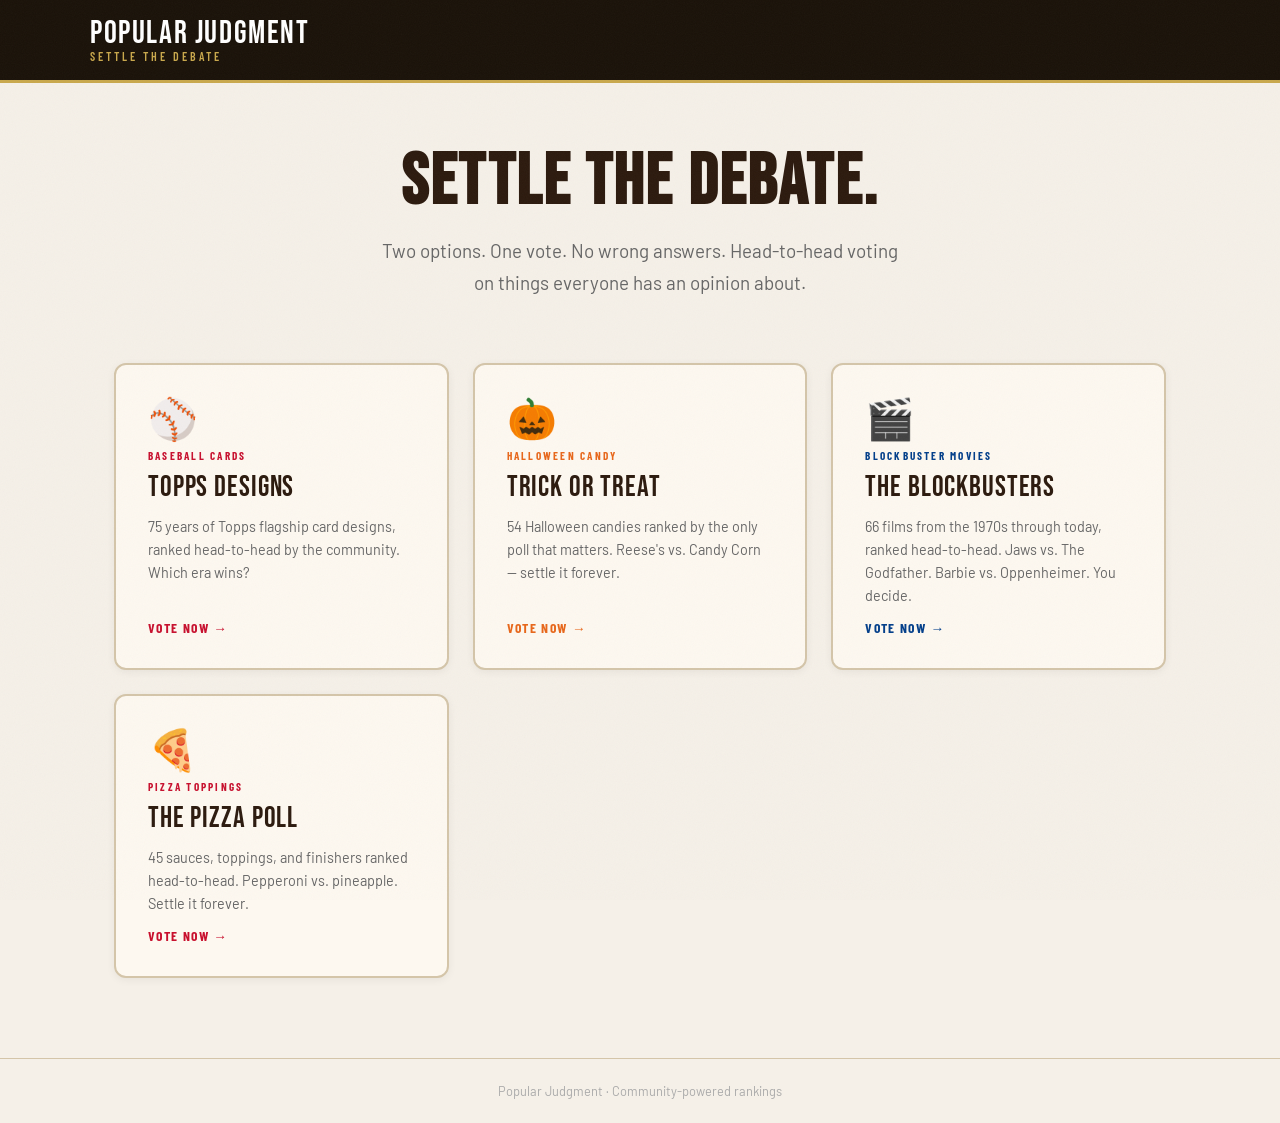
<file: index.html>
<!DOCTYPE html>
<html lang="en">
<head>
  <meta charset="UTF-8" />
  <meta name="viewport" content="width=device-width, initial-scale=1.0" />
  <title>Popular Judgment — Community Rankings</title>
  <link rel="preconnect" href="https://fonts.googleapis.com" />
  <link rel="preconnect" href="https://fonts.gstatic.com" crossorigin />
  <link href="https://fonts.googleapis.com/css2?family=Bebas+Neue&family=Barlow:ital,wght@0,400;0,500;0,600;1,400&family=Barlow+Condensed:wght@400;600;700&display=swap" rel="stylesheet" />
  <style>
    :root {
      --cream:   #f5f0e8;
      --dark:    #1a1209;
      --gold:    #c9a84c;
      --ink:     #2c1a0e;
      --border:  #d4c5a9;
      --card-bg: #fdf8f0;
      --font-display: 'Bebas Neue', sans-serif;
      --font-cond:    'Barlow Condensed', sans-serif;
      --font-body:    'Barlow', sans-serif;
    }

    *, *::before, *::after { box-sizing: border-box; margin: 0; padding: 0; }
    html { font-size: 16px; }

    body {
      background: var(--cream);
      color: var(--ink);
      font-family: var(--font-body);
      min-height: 100vh;
    }

    .grain {
      position: fixed; inset: 0; pointer-events: none; z-index: 100; opacity: 0.035;
      background-image: url("data:image/svg+xml,%3Csvg viewBox='0 0 256 256' xmlns='http://www.w3.org/2000/svg'%3E%3Cfilter id='noise'%3E%3CfeTurbulence type='fractalNoise' baseFrequency='0.9' numOctaves='4' stitchTiles='stitch'/%3E%3C/filter%3E%3Crect width='100%25' height='100%25' filter='url(%23noise)'/%3E%3C/svg%3E");
      background-size: 256px;
    }

    /* ── Header ── */
    .site-header {
      background: var(--dark);
      border-bottom: 3px solid var(--gold);
      padding: 0 1.5rem;
    }
    .header-inner {
      max-width: 1100px;
      margin: 0 auto;
      display: flex;
      align-items: center;
      height: 80px;
    }
    .logo { display: flex; flex-direction: column; line-height: 1; }
    .logo-top { font-family: var(--font-display); font-size: 2rem; color: #fff; letter-spacing: 0.05em; }
    .logo-sub { font-family: var(--font-cond); font-size: 0.75rem; font-weight: 600; letter-spacing: 0.25em; color: var(--gold); text-transform: uppercase; }

    /* ── Hero ── */
    .hero {
      max-width: 1100px;
      margin: 0 auto;
      padding: 4rem 1.5rem 3rem;
      text-align: center;
    }
    .hero-title {
      font-family: var(--font-display);
      font-size: clamp(2.5rem, 6vw, 4.5rem);
      line-height: 1;
      letter-spacing: 0.03em;
      color: var(--ink);
      margin-bottom: 1rem;
    }
    .hero-title span { color: var(--gold); }
    .hero-body {
      font-size: 1.18rem;
      line-height: 1.7;
      color: #666;
      max-width: 520px;
      margin: 0 auto;
    }

    /* ── Topic grid ── */
    .topics {
      max-width: 1100px;
      margin: 0 auto;
      padding: 1rem 1.5rem 5rem;
      display: grid;
      grid-template-columns: repeat(auto-fill, minmax(300px, 1fr));
      gap: 1.5rem;
    }

    .topic-card {
      background: var(--card-bg);
      border: 2px solid var(--border);
      border-radius: 12px;
      padding: 2rem;
      text-decoration: none;
      color: var(--ink);
      transition: transform 0.15s, box-shadow 0.15s, border-color 0.15s;
      box-shadow: 0 2px 8px rgba(0,0,0,0.06);
      display: flex;
      flex-direction: column;
      gap: 0.75rem;
    }
    .topic-card:hover {
      transform: translateY(-4px);
      box-shadow: 0 12px 32px rgba(0,0,0,0.12);
      border-color: var(--accent, var(--gold));
    }

    .topic-icon { font-size: 2.5rem; line-height: 1; }
    .topic-label {
      font-family: var(--font-cond);
      font-size: 0.7rem;
      font-weight: 700;
      letter-spacing: 0.2em;
      text-transform: uppercase;
      color: var(--accent, var(--gold));
    }
    .topic-title {
      font-family: var(--font-display);
      font-size: 1.8rem;
      letter-spacing: 0.03em;
      line-height: 1;
    }
    .topic-desc {
      font-size: 0.9rem;
      line-height: 1.6;
      color: #666;
    }
    .topic-cta {
      margin-top: auto;
      font-family: var(--font-cond);
      font-weight: 700;
      font-size: 0.85rem;
      letter-spacing: 0.1em;
      text-transform: uppercase;
      color: var(--accent, var(--gold));
    }

    /* ── Footer ── */
    .site-footer {
      text-align: center;
      padding: 1.5rem;
      border-top: 1px solid var(--border);
      font-size: 0.8rem;
      color: #aaa;
    }

    @media (max-width: 600px) {
      .topics { grid-template-columns: 1fr; }
    }
  </style>
</head>
<body>

  <div class="grain"></div>

  <header class="site-header">
    <div class="header-inner">
      <div class="logo">
        <span class="logo-top">POPULAR JUDGMENT</span>
        <span class="logo-sub">Settle The Debate</span>
      </div>
    </div>
  </header>

  <section class="hero">
    <h1 class="hero-title">Settle The Debate.</h1>
    <p class="hero-body">Two options. One vote. No wrong answers. Head-to-head voting on things everyone has an opinion about.</p>
  </section>

  <div class="topics">

    <a href="/topps/" class="topic-card" style="--accent: #c8102e;">
      <div class="topic-icon">⚾</div>
      <div class="topic-label">Baseball Cards</div>
      <div class="topic-title">TOPPS DESIGNS</div>
      <div class="topic-desc">75 years of Topps flagship card designs, ranked head-to-head by the community. Which era wins?</div>
      <div class="topic-cta">Vote Now →</div>
    </a>

    <a href="/candy/" class="topic-card" style="--accent: #e8671a;">
      <div class="topic-icon">🎃</div>
      <div class="topic-label">Halloween Candy</div>
      <div class="topic-title">TRICK OR TREAT</div>
      <div class="topic-desc">54 Halloween candies ranked by the only poll that matters. Reese's vs. Candy Corn — settle it forever.</div>
      <div class="topic-cta">Vote Now →</div>
    </a>

    <a href="/movies/" class="topic-card" style="--accent: #023e8a;">
      <div class="topic-icon">🎬</div>
      <div class="topic-label">Blockbuster Movies</div>
      <div class="topic-title">THE BLOCKBUSTERS</div>
      <div class="topic-desc">66 films from the 1970s through today, ranked head-to-head. Jaws vs. The Godfather. Barbie vs. Oppenheimer. You decide.</div>
      <div class="topic-cta">Vote Now →</div>
    </a>

    <a href="/pizza/" class="topic-card" style="--accent: #c8102e;">
      <div class="topic-icon">🍕</div>
      <div class="topic-label">Pizza Toppings</div>
      <div class="topic-title">THE PIZZA POLL</div>
      <div class="topic-desc">45 sauces, toppings, and finishers ranked head-to-head. Pepperoni vs. pineapple. Settle it forever.</div>
      <div class="topic-cta">Vote Now →</div>
    </a>

  </div>

  <footer class="site-footer">
    <p>Popular Judgment · Community-powered rankings</p>
  </footer>

</body>
</html>
</file>
